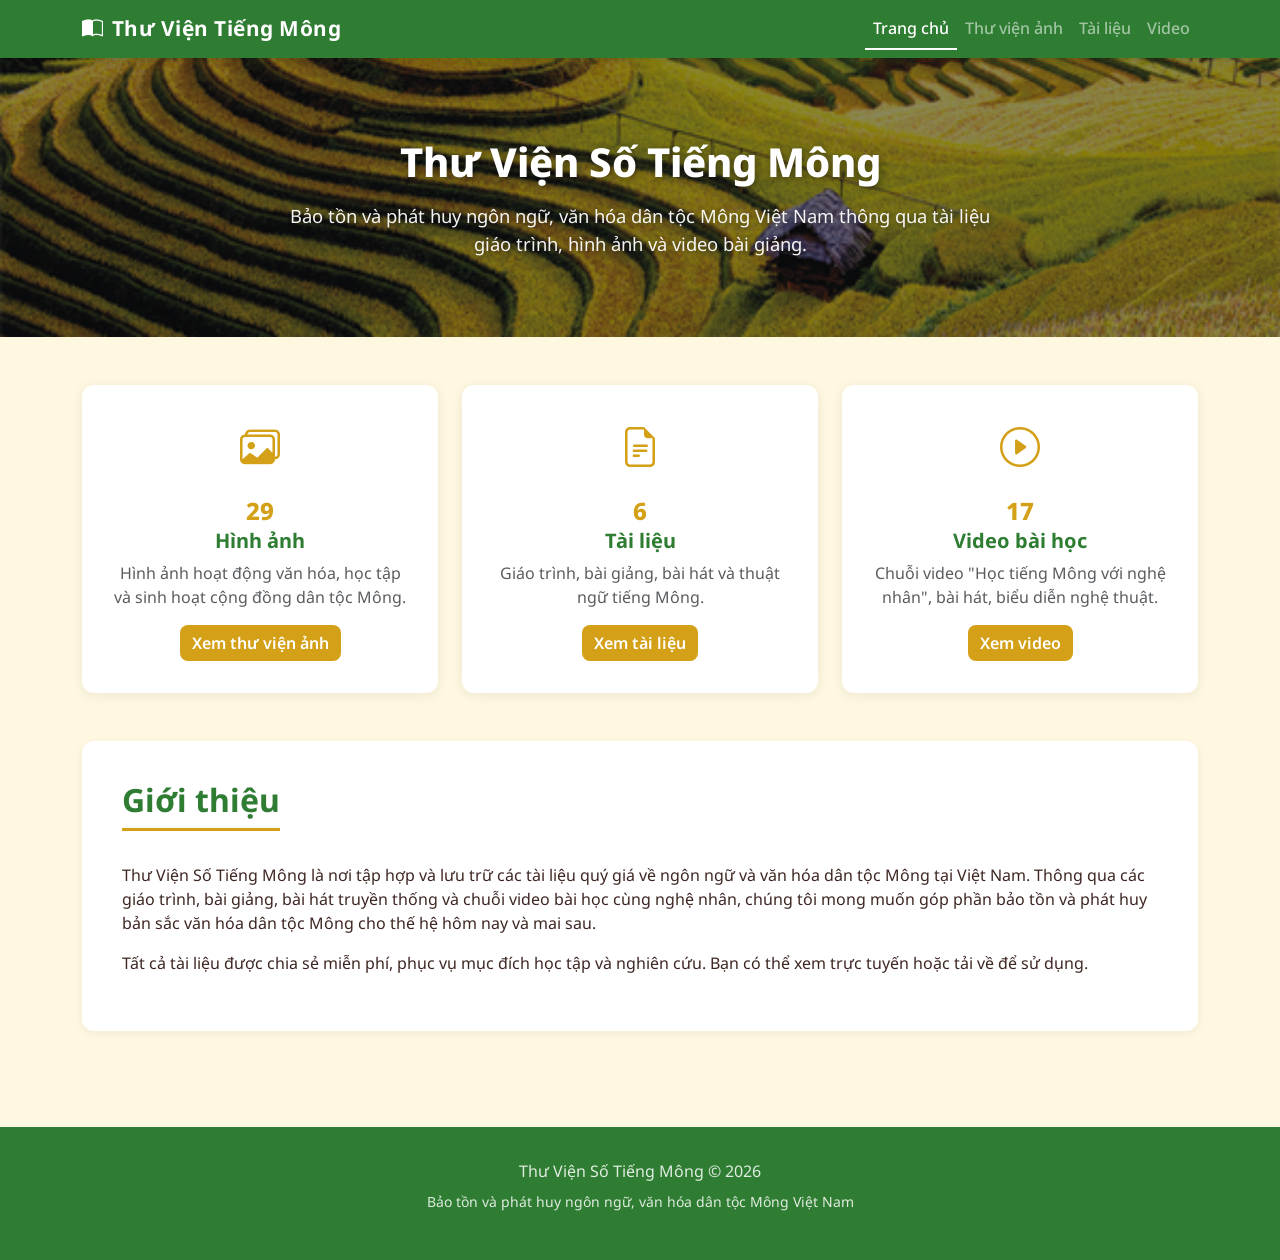
<file: index.html>
<!DOCTYPE html>
<html lang="vi">
<head>
  <meta charset="UTF-8">
  <meta name="viewport" content="width=device-width, initial-scale=1.0">
  <title>Thư Viện Tiếng Mông</title>
  <meta name="description" content="Thư viện số về tiếng Mông - Tài liệu, hình ảnh, video bảo tồn ngôn ngữ và văn hóa dân tộc Mông Việt Nam">
  <link href="https://cdn.jsdelivr.net/npm/bootstrap@5.3.3/dist/css/bootstrap.min.css" rel="stylesheet">
  <link href="https://cdn.jsdelivr.net/npm/bootstrap-icons@1.11.3/font/bootstrap-icons.min.css" rel="stylesheet">
  <link href="https://fonts.googleapis.com/css2?family=Noto+Sans:wght@400;500;600;700;800&display=swap" rel="stylesheet">
  <link href="css/style.css" rel="stylesheet">
</head>
<body>

  <!-- Navbar -->
  <nav class="navbar navbar-expand-lg navbar-dark navbar-hmong sticky-top">
    <div class="container">
      <a class="navbar-brand" href="index.html">
        <i class="bi bi-book-half me-2"></i>Thư Viện Tiếng Mông
      </a>
      <button class="navbar-toggler" type="button" data-bs-toggle="collapse" data-bs-target="#navbarNav">
        <span class="navbar-toggler-icon"></span>
      </button>
      <div class="collapse navbar-collapse" id="navbarNav">
        <ul class="navbar-nav ms-auto">
          <li class="nav-item">
            <a class="nav-link active" href="index.html">Trang chủ</a>
          </li>
          <li class="nav-item">
            <a class="nav-link" href="thu-vien.html">Thư viện ảnh</a>
          </li>
          <li class="nav-item">
            <a class="nav-link" href="tai-lieu.html">Tài liệu</a>
          </li>
          <li class="nav-item">
            <a class="nav-link" href="video.html">Video</a>
          </li>
        </ul>
      </div>
    </div>
  </nav>

  <!-- Hero Section -->
  <section class="hero-section">
    <div class="container">
      <h1>Thư Viện Số Tiếng Mông</h1>
      <p>Bảo tồn và phát huy ngôn ngữ, văn hóa dân tộc Mông Việt Nam thông qua tài liệu giáo trình, hình ảnh và video bài giảng.</p>
    </div>
  </section>

  <!-- Overview Cards -->
  <section class="py-5">
    <div class="container">
      <div class="row g-4">
        <!-- Card: Thư viện ảnh -->
        <div class="col-md-4">
          <div class="card overview-card h-100">
            <div class="card-body">
              <div class="card-icon"><i class="bi bi-images"></i></div>
              <div class="card-count">29</div>
              <h5 class="card-title">Hình ảnh</h5>
              <p class="text-muted">Hình ảnh hoạt động văn hóa, học tập và sinh hoạt cộng đồng dân tộc Mông.</p>
              <a href="thu-vien.html" class="btn btn-accent">Xem thư viện ảnh</a>
            </div>
          </div>
        </div>
        <!-- Card: Tài liệu -->
        <div class="col-md-4">
          <div class="card overview-card h-100">
            <div class="card-body">
              <div class="card-icon"><i class="bi bi-file-earmark-text"></i></div>
              <div class="card-count">6</div>
              <h5 class="card-title">Tài liệu</h5>
              <p class="text-muted">Giáo trình, bài giảng, bài hát và thuật ngữ tiếng Mông.</p>
              <a href="tai-lieu.html" class="btn btn-accent">Xem tài liệu</a>
            </div>
          </div>
        </div>
        <!-- Card: Video -->
        <div class="col-md-4">
          <div class="card overview-card h-100">
            <div class="card-body">
              <div class="card-icon"><i class="bi bi-play-circle"></i></div>
              <div class="card-count">17</div>
              <h5 class="card-title">Video bài học</h5>
              <p class="text-muted">Chuỗi video "Học tiếng Mông với nghệ nhân", bài hát, biểu diễn nghệ thuật.</p>
              <a href="video.html" class="btn btn-accent">Xem video</a>
            </div>
          </div>
        </div>
      </div>
    </div>
  </section>

  <!-- About Section -->
  <section class="pb-5">
    <div class="container">
      <div class="about-section">
        <h2 class="section-title">Giới thiệu</h2>
        <p>Thư Viện Số Tiếng Mông là nơi tập hợp và lưu trữ các tài liệu quý giá về ngôn ngữ và văn hóa dân tộc Mông tại Việt Nam. Thông qua các giáo trình, bài giảng, bài hát truyền thống và chuỗi video bài học cùng nghệ nhân, chúng tôi mong muốn góp phần bảo tồn và phát huy bản sắc văn hóa dân tộc Mông cho thế hệ hôm nay và mai sau.</p>
        <p>Tất cả tài liệu được chia sẻ miễn phí, phục vụ mục đích học tập và nghiên cứu. Bạn có thể xem trực tuyến hoặc tải về để sử dụng.</p>
      </div>
    </div>
  </section>

  <!-- Footer -->
  <footer class="footer-hmong">
    <div class="container text-center">
      <p class="mb-2">Thư Viện Số Tiếng Mông &copy; 2026</p>
      <p class="small">Bảo tồn và phát huy ngôn ngữ, văn hóa dân tộc Mông Việt Nam</p>
    </div>
  </footer>

  <script src="https://cdn.jsdelivr.net/npm/bootstrap@5.3.3/dist/js/bootstrap.bundle.min.js"></script>
</body>
</html>
</file>
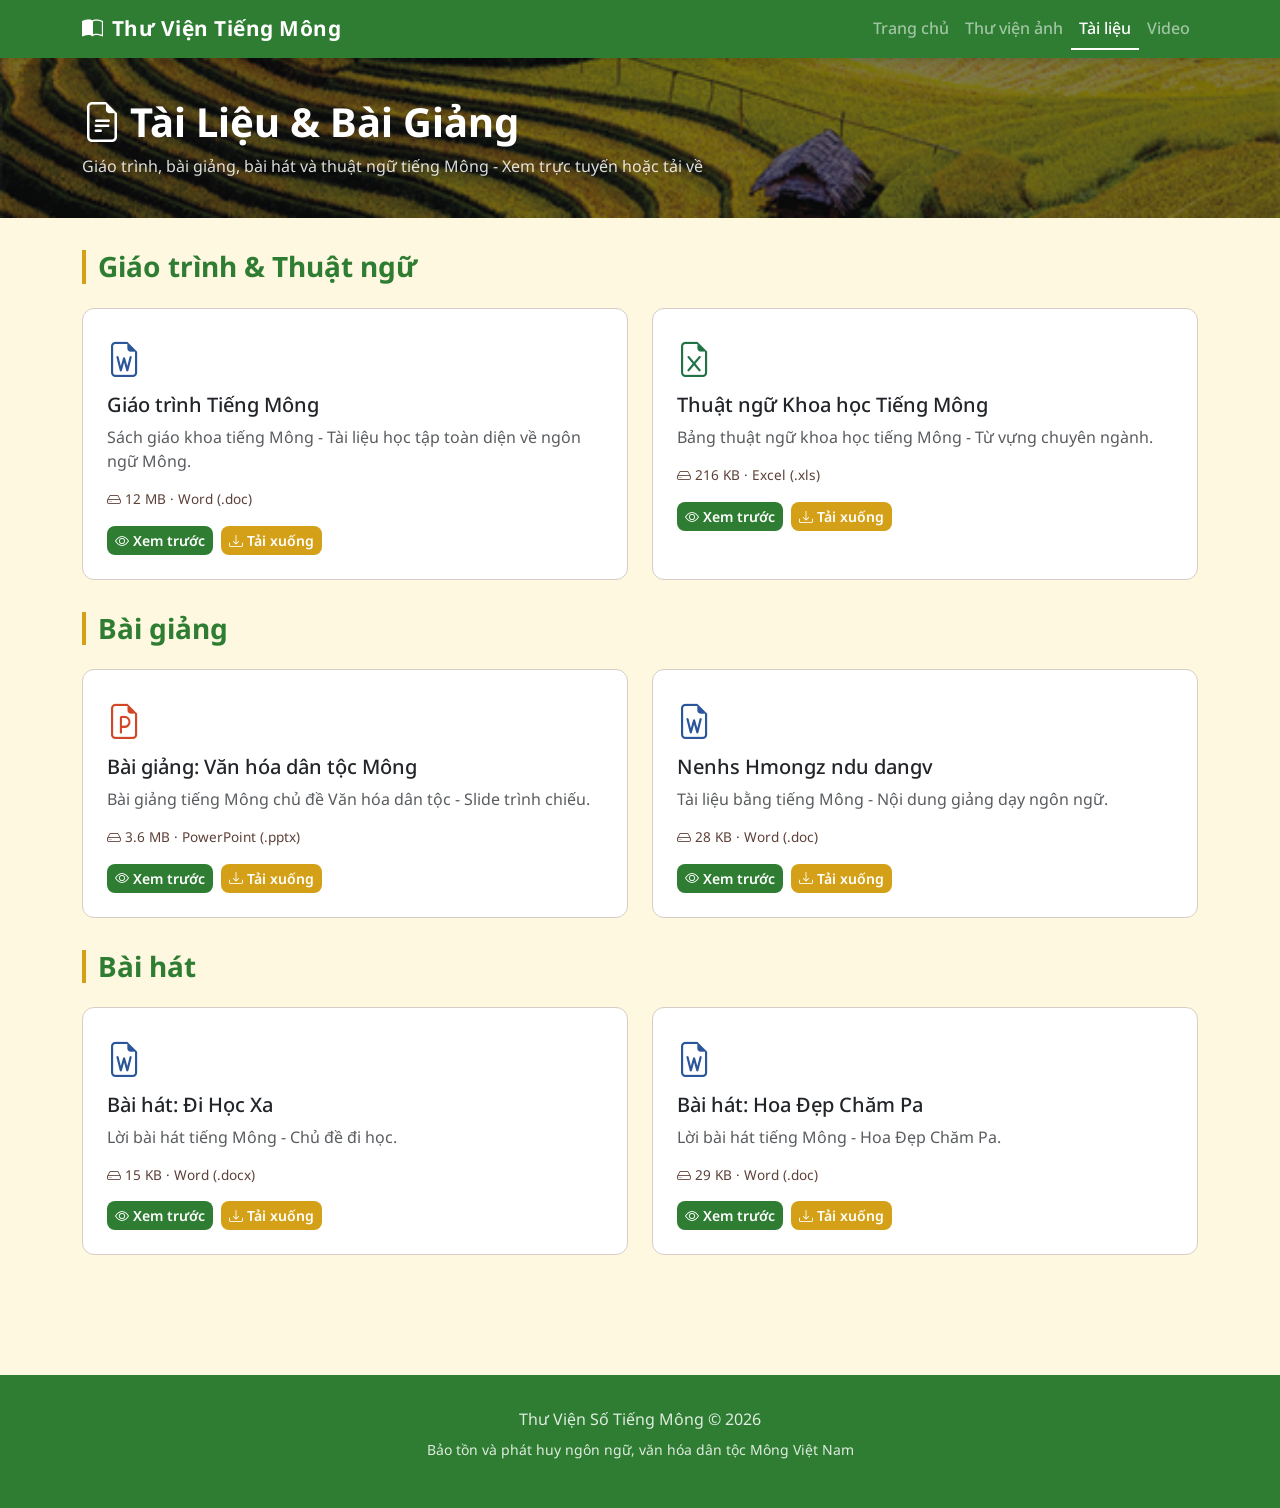
<file: tai-lieu.html>
<!DOCTYPE html>
<html lang="vi">
<head>
  <meta charset="UTF-8">
  <meta name="viewport" content="width=device-width, initial-scale=1.0">
  <title>Tài liệu - Thư Viện Tiếng Mông</title>
  <link href="https://cdn.jsdelivr.net/npm/bootstrap@5.3.3/dist/css/bootstrap.min.css" rel="stylesheet">
  <link href="https://cdn.jsdelivr.net/npm/bootstrap-icons@1.11.3/font/bootstrap-icons.min.css" rel="stylesheet">
  <link href="https://fonts.googleapis.com/css2?family=Noto+Sans:wght@400;500;600;700;800&display=swap" rel="stylesheet">
  <link href="css/style.css" rel="stylesheet">
</head>
<body>

  <!-- Navbar -->
  <nav class="navbar navbar-expand-lg navbar-dark navbar-hmong sticky-top">
    <div class="container">
      <a class="navbar-brand" href="index.html">
        <i class="bi bi-book-half me-2"></i>Thư Viện Tiếng Mông
      </a>
      <button class="navbar-toggler" type="button" data-bs-toggle="collapse" data-bs-target="#navbarNav">
        <span class="navbar-toggler-icon"></span>
      </button>
      <div class="collapse navbar-collapse" id="navbarNav">
        <ul class="navbar-nav ms-auto">
          <li class="nav-item">
            <a class="nav-link" href="index.html">Trang chủ</a>
          </li>
          <li class="nav-item">
            <a class="nav-link" href="thu-vien.html">Thư viện ảnh</a>
          </li>
          <li class="nav-item">
            <a class="nav-link active" href="tai-lieu.html">Tài liệu</a>
          </li>
          <li class="nav-item">
            <a class="nav-link" href="video.html">Video</a>
          </li>
        </ul>
      </div>
    </div>
  </nav>

  <!-- Page Header -->
  <section class="page-header">
    <div class="container">
      <h1><i class="bi bi-file-earmark-text me-2"></i>Tài Liệu & Bài Giảng</h1>
      <p>Giáo trình, bài giảng, bài hát và thuật ngữ tiếng Mông - Xem trực tuyến hoặc tải về</p>
    </div>
  </section>

  <!-- Lưu ý: Thay SITE_NAME bằng tên site Netlify của bạn để nút "Xem trước" hoạt động -->
  <!-- Ví dụ: thu-vien-tieng-mong.netlify.app -->

  <!-- Documents -->
  <section class="pb-5">
    <div class="container">


      <!-- Giáo trình -->
      <h3 class="video-category-title">Giáo trình & Thuật ngữ</h3>
      <div class="row g-4 mb-4">
        <!-- Giáo trình Tiếng Mông -->
        <div class="col-md-6">
          <div class="card doc-card h-100">
            <div class="card-body">
              <div class="doc-icon word"><i class="bi bi-file-earmark-word"></i></div>
              <h5 class="card-title">Giáo trình Tiếng Mông</h5>
              <p class="text-muted">Sách giáo khoa tiếng Mông - Tài liệu học tập toàn diện về ngôn ngữ Mông.</p>
              <p class="doc-size"><i class="bi bi-hdd me-1"></i>12 MB &middot; Word (.doc)</p>
              <div class="d-flex gap-2 flex-wrap">
                <a href="https://docs.google.com/gview?url=https://hmong.netlify.app/docs/GI%C3%81O%20TR%C3%8CNH%20TI%E1%BA%BENG%20M%C3%94NG.doc&embedded=true" class="btn btn-primary-hmong btn-sm" target="_blank">
                  <i class="bi bi-eye me-1"></i>Xem trước
                </a>
                <a href="docs/GI%C3%81O%20TR%C3%8CNH%20TI%E1%BA%BENG%20M%C3%94NG.doc" class="btn btn-accent btn-sm" download>
                  <i class="bi bi-download me-1"></i>Tải xuống
                </a>
              </div>
            </div>
          </div>
        </div>
        <!-- Thuật ngữ -->
        <div class="col-md-6">
          <div class="card doc-card h-100">
            <div class="card-body">
              <div class="doc-icon excel"><i class="bi bi-file-earmark-excel"></i></div>
              <h5 class="card-title">Thuật ngữ Khoa học Tiếng Mông</h5>
              <p class="text-muted">Bảng thuật ngữ khoa học tiếng Mông - Từ vựng chuyên ngành.</p>
              <p class="doc-size"><i class="bi bi-hdd me-1"></i>216 KB &middot; Excel (.xls)</p>
              <div class="d-flex gap-2 flex-wrap">
                <a href="https://view.officeapps.live.com/op/view.aspx?src=https://hmong.netlify.app/docs/THUAT%20NGU%20KH%20TMONG.xls" class="btn btn-primary-hmong btn-sm" target="_blank">
                  <i class="bi bi-eye me-1"></i>Xem trước
                </a>
                <a href="docs/THUAT%20NGU%20KH%20TMONG.xls" class="btn btn-accent btn-sm" download>
                  <i class="bi bi-download me-1"></i>Tải xuống
                </a>
              </div>
            </div>
          </div>
        </div>
      </div>

      <!-- Bài giảng -->
      <h3 class="video-category-title">Bài giảng</h3>
      <div class="row g-4 mb-4">
        <!-- Bài giảng Văn hóa dân tộc -->
        <div class="col-md-6">
          <div class="card doc-card h-100">
            <div class="card-body">
              <div class="doc-icon ppt"><i class="bi bi-file-earmark-ppt"></i></div>
              <h5 class="card-title">Bài giảng: Văn hóa dân tộc Mông</h5>
              <p class="text-muted">Bài giảng tiếng Mông chủ đề Văn hóa dân tộc - Slide trình chiếu.</p>
              <p class="doc-size"><i class="bi bi-hdd me-1"></i>3.6 MB &middot; PowerPoint (.pptx)</p>
              <div class="d-flex gap-2 flex-wrap">
                <a href="https://docs.google.com/gview?url=https://hmong.netlify.app/docs/B%C3%A0i%20gi%E1%BA%A3ng%20TM%20Ch%E1%BB%A7%20%C4%91%E1%BB%81%20V%C4%83n%20h%C3%B3a%20d%C3%A2n%20t%E1%BB%99c.pptx&embedded=true" class="btn btn-primary-hmong btn-sm" target="_blank">
                  <i class="bi bi-eye me-1"></i>Xem trước
                </a>
                <a href="docs/B%C3%A0i%20gi%E1%BA%A3ng%20TM%20Ch%E1%BB%A7%20%C4%91%E1%BB%81%20V%C4%83n%20h%C3%B3a%20d%C3%A2n%20t%E1%BB%99c.pptx" class="btn btn-accent btn-sm" download>
                  <i class="bi bi-download me-1"></i>Tải xuống
                </a>
              </div>
            </div>
          </div>
        </div>
        <!-- Nenhs Hmongz -->
        <div class="col-md-6">
          <div class="card doc-card h-100">
            <div class="card-body">
              <div class="doc-icon word"><i class="bi bi-file-earmark-word"></i></div>
              <h5 class="card-title">Nenhs Hmongz ndu dangv</h5>
              <p class="text-muted">Tài liệu bằng tiếng Mông - Nội dung giảng dạy ngôn ngữ.</p>
              <p class="doc-size"><i class="bi bi-hdd me-1"></i>28 KB &middot; Word (.doc)</p>
              <div class="d-flex gap-2 flex-wrap">
                <a href="https://docs.google.com/gview?url=https://hmong.netlify.app/docs/Nenhs%20Hmongz%20ndu%20dangv.doc&embedded=true" class="btn btn-primary-hmong btn-sm" target="_blank">
                  <i class="bi bi-eye me-1"></i>Xem trước
                </a>
                <a href="docs/Nenhs%20Hmongz%20ndu%20dangv.doc" class="btn btn-accent btn-sm" download>
                  <i class="bi bi-download me-1"></i>Tải xuống
                </a>
              </div>
            </div>
          </div>
        </div>
      </div>

      <!-- Bài hát -->
      <h3 class="video-category-title">Bài hát</h3>
      <div class="row g-4 mb-4">
        <!-- Bài hát Đi Học Xai -->
        <div class="col-md-6">
          <div class="card doc-card h-100">
            <div class="card-body">
              <div class="doc-icon word"><i class="bi bi-file-earmark-word"></i></div>
              <h5 class="card-title">Bài hát: Đi Học Xa</h5>
              <p class="text-muted">Lời bài hát tiếng Mông - Chủ đề đi học.</p>
              <p class="doc-size"><i class="bi bi-hdd me-1"></i>15 KB &middot; Word (.docx)</p>
              <div class="d-flex gap-2 flex-wrap">
                <a href="https://docs.google.com/gview?url=https://hmong.netlify.app/docs/B%C3%80I%20H%C3%81T%20%C4%90I%20H%E1%BB%8CC%20XA.docx&embedded=true" class="btn btn-primary-hmong btn-sm" target="_blank">
                  <i class="bi bi-eye me-1"></i>Xem trước
                </a>
                <a href="docs/B%C3%80I%20H%C3%81T%20%C4%90I%20H%E1%BB%8CC%20XAI.docx" class="btn btn-accent btn-sm" download>
                  <i class="bi bi-download me-1"></i>Tải xuống
                </a>
              </div>
            </div>
          </div>
        </div>
        <!-- Bài hát Hoa Đẹp Chăm Pa -->
        <div class="col-md-6">
          <div class="card doc-card h-100">
            <div class="card-body">
              <div class="doc-icon word"><i class="bi bi-file-earmark-word"></i></div>
              <h5 class="card-title">Bài hát: Hoa Đẹp Chăm Pa</h5>
              <p class="text-muted">Lời bài hát tiếng Mông - Hoa Đẹp Chăm Pa.</p>
              <p class="doc-size"><i class="bi bi-hdd me-1"></i>29 KB &middot; Word (.doc)</p>
              <div class="d-flex gap-2 flex-wrap">
                <a href="https://docs.google.com/gview?url=https://hmong.netlify.app/docs/B%C3%A0i%20h%C3%A1t%20Hoa%20dep%20cham%20pa.doc&embedded=true" class="btn btn-primary-hmong btn-sm" target="_blank">
                  <i class="bi bi-eye me-1"></i>Xem trước
                </a>
                <a href="docs/B%C3%A0i%20h%C3%A1t%20Hoa%20dep%20cham%20pa.doc" class="btn btn-accent btn-sm" download>
                  <i class="bi bi-download me-1"></i>Tải xuống
                </a>
              </div>
            </div>
          </div>
        </div>
      </div>

    </div>
  </section>

  <!-- Footer -->
  <footer class="footer-hmong">
    <div class="container text-center">
      <p class="mb-2">Thư Viện Số Tiếng Mông &copy; 2026</p>
      <p class="small">Bảo tồn và phát huy ngôn ngữ, văn hóa dân tộc Mông Việt Nam</p>
    </div>
  </footer>

  <script src="https://cdn.jsdelivr.net/npm/bootstrap@5.3.3/dist/js/bootstrap.bundle.min.js"></script>
</body>
</html>
</file>
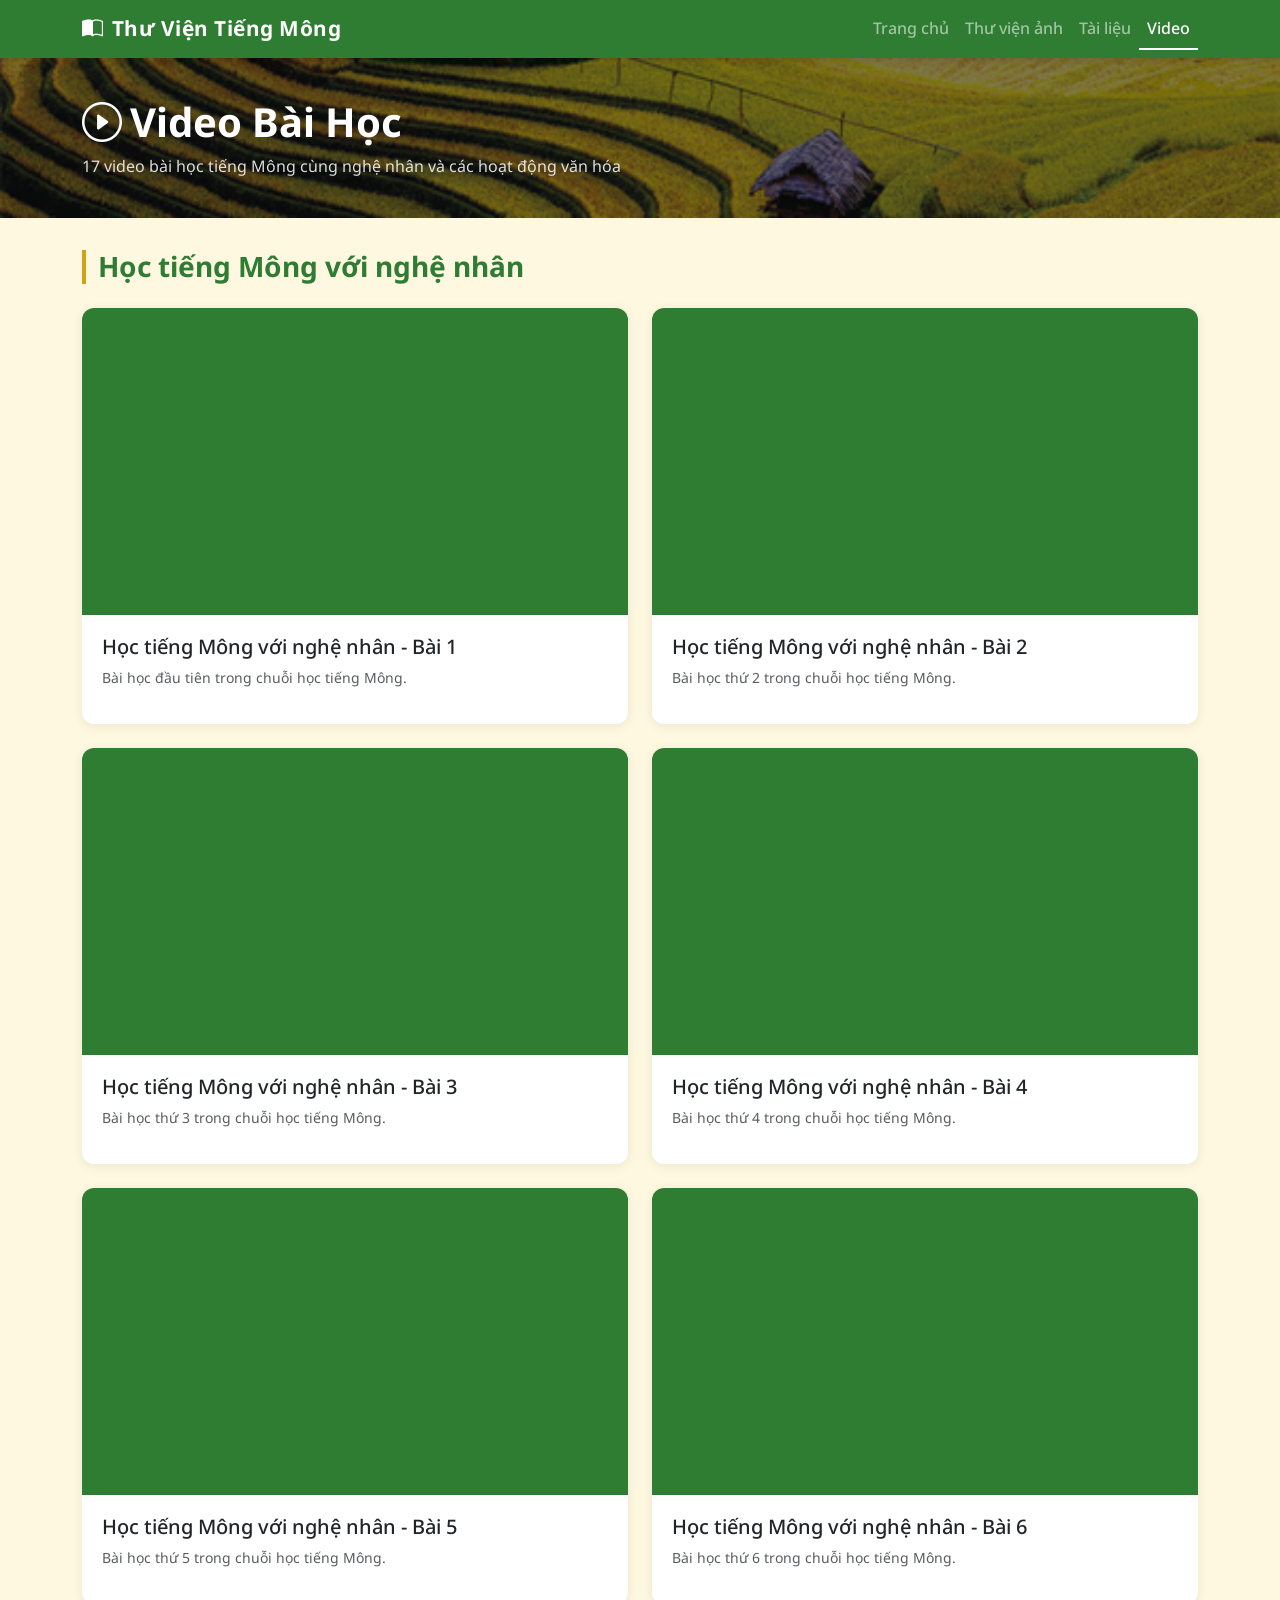
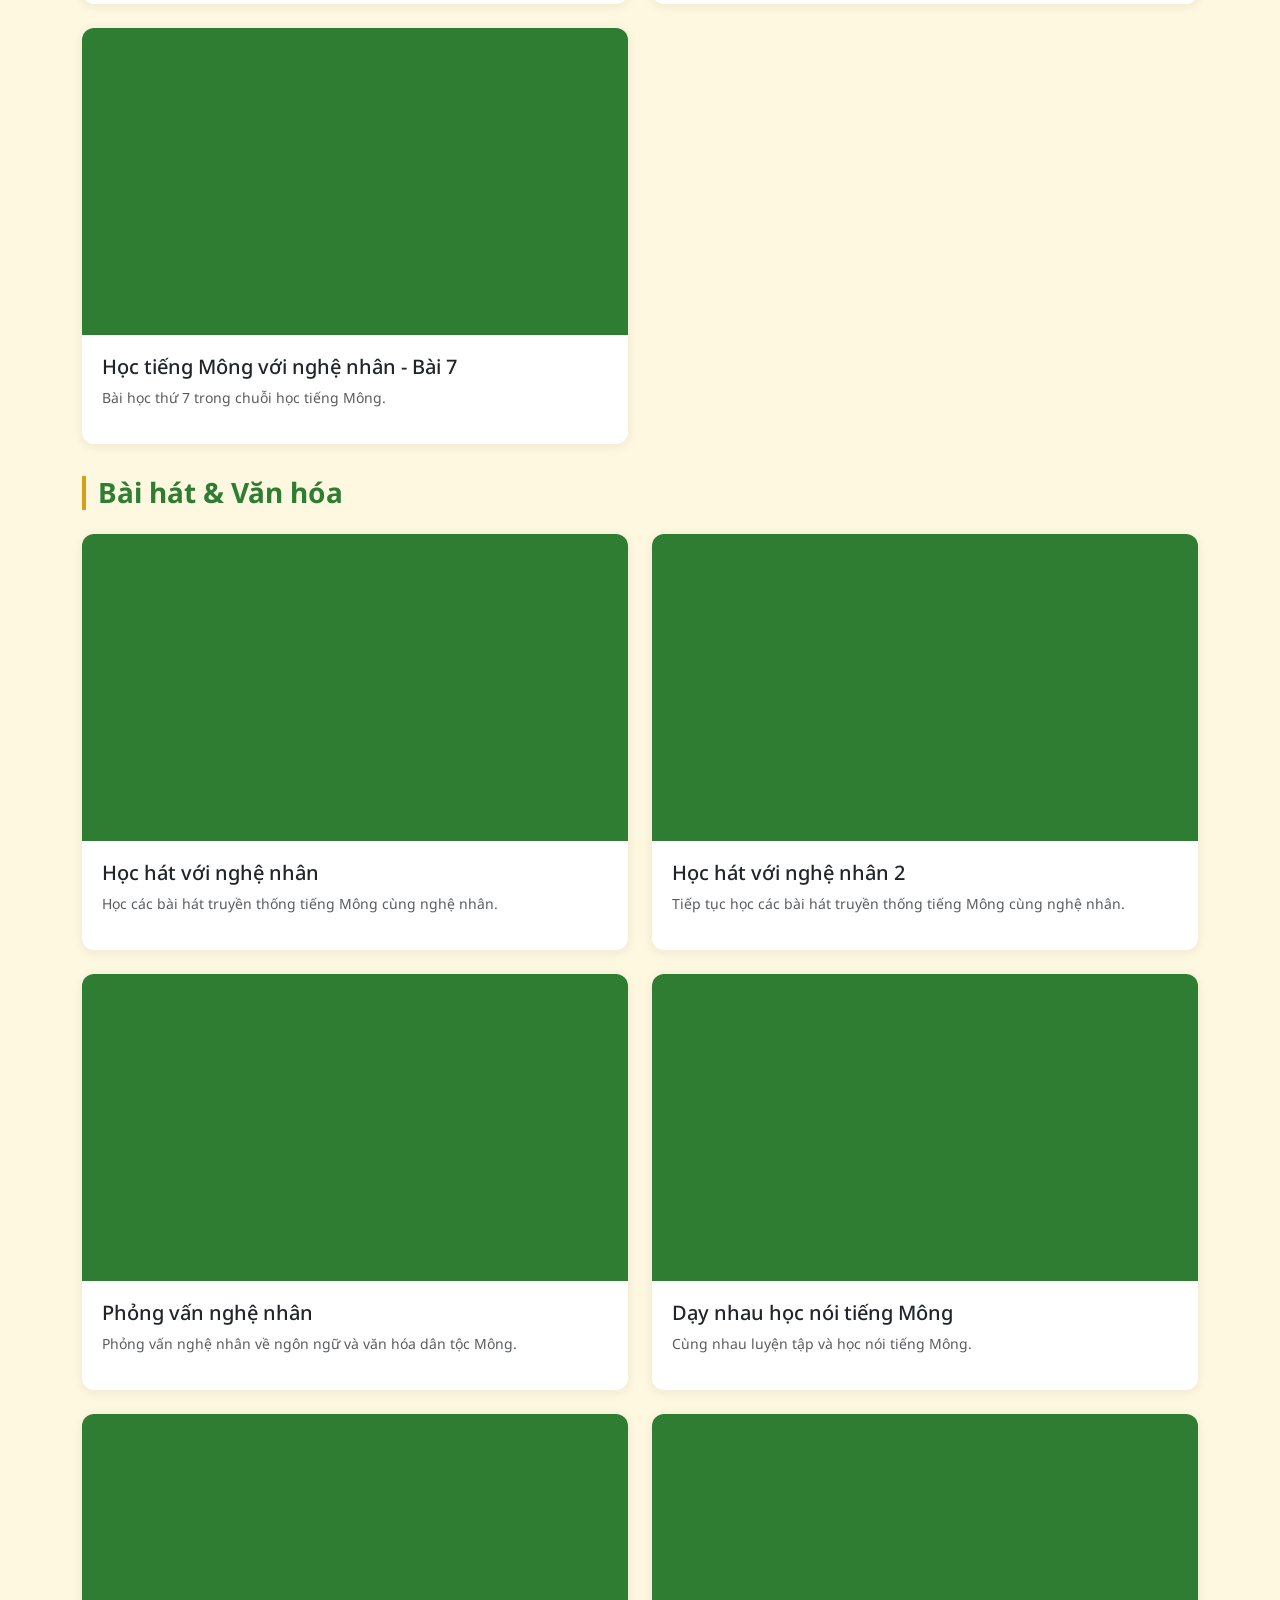
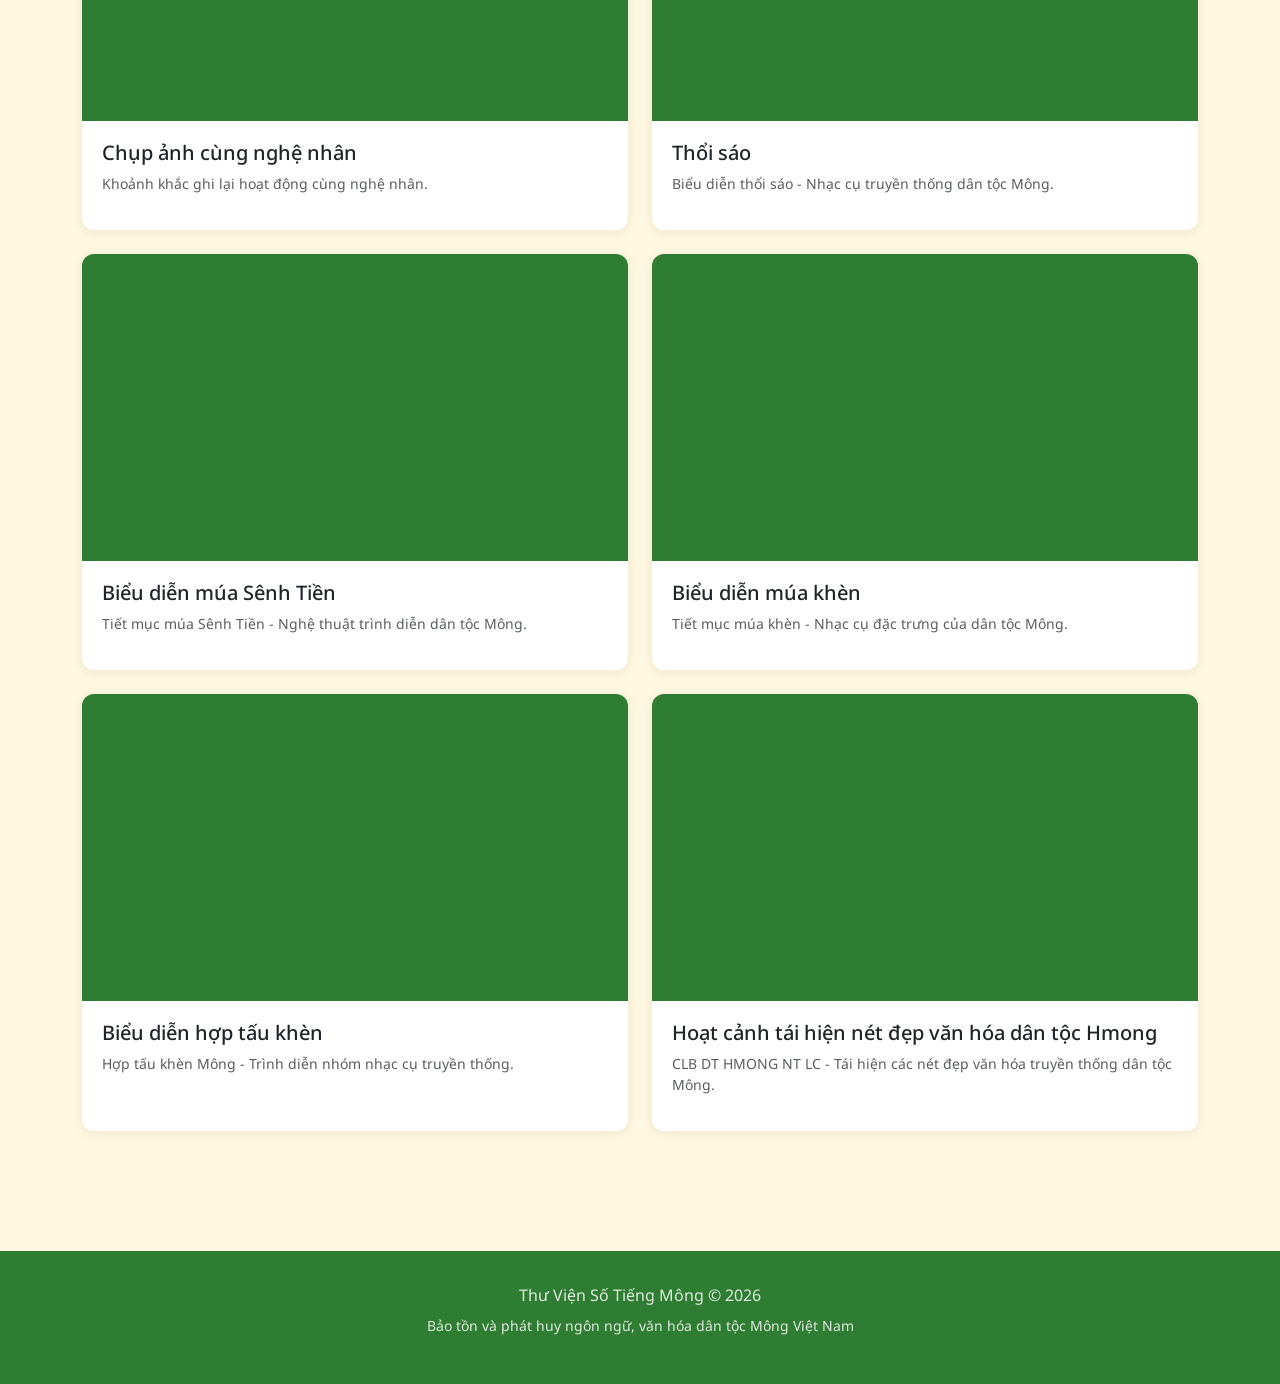
<file: video.html>
<!DOCTYPE html>
<html lang="vi">
<head>
  <meta charset="UTF-8">
  <meta name="viewport" content="width=device-width, initial-scale=1.0">
  <title>Video - Thư Viện Tiếng Mông</title>
  <link href="https://cdn.jsdelivr.net/npm/bootstrap@5.3.3/dist/css/bootstrap.min.css" rel="stylesheet">
  <link href="https://cdn.jsdelivr.net/npm/bootstrap-icons@1.11.3/font/bootstrap-icons.min.css" rel="stylesheet">
  <link href="https://fonts.googleapis.com/css2?family=Noto+Sans:wght@400;500;600;700;800&display=swap" rel="stylesheet">
  <link href="css/style.css" rel="stylesheet">
</head>
<body>

  <!-- Navbar -->
  <nav class="navbar navbar-expand-lg navbar-dark navbar-hmong sticky-top">
    <div class="container">
      <a class="navbar-brand" href="index.html">
        <i class="bi bi-book-half me-2"></i>Thư Viện Tiếng Mông
      </a>
      <button class="navbar-toggler" type="button" data-bs-toggle="collapse" data-bs-target="#navbarNav">
        <span class="navbar-toggler-icon"></span>
      </button>
      <div class="collapse navbar-collapse" id="navbarNav">
        <ul class="navbar-nav ms-auto">
          <li class="nav-item">
            <a class="nav-link" href="index.html">Trang chủ</a>
          </li>
          <li class="nav-item">
            <a class="nav-link" href="thu-vien.html">Thư viện ảnh</a>
          </li>
          <li class="nav-item">
            <a class="nav-link" href="tai-lieu.html">Tài liệu</a>
          </li>
          <li class="nav-item">
            <a class="nav-link active" href="video.html">Video</a>
          </li>
        </ul>
      </div>
    </div>
  </nav>

  <!-- Page Header -->
  <section class="page-header">
    <div class="container">
      <h1><i class="bi bi-play-circle me-2"></i>Video Bài Học</h1>
      <p>17 video bài học tiếng Mông cùng nghệ nhân và các hoạt động văn hóa</p>
    </div>
  </section>

  <!-- Videos -->
  <section class="pb-5">
    <div class="container">

      <!-- Series: Học tiếng Mông với nghệ nhân -->
      <h3 class="video-category-title">Học tiếng Mông với nghệ nhân</h3>
      <div class="row g-4 mb-4">

        <!-- Video: Giới thiệu -->
        <div class="col-lg-6">
          <div class="card video-card h-100">
            <div class="ratio ratio-16x9">
              <iframe src="https://www.youtube-nocookie.com/embed/dj8gAzkap7M"
                      title="Học tiếng Mông với nghệ nhân - Bài 1"
                      allowfullscreen loading="lazy"
                      style="background: #2e7d32;"></iframe>
            </div>
            <div class="card-body">
              <h5 class="card-title">Học tiếng Mông với nghệ nhân - Bài 1</h5>
              <p class="text-muted small">Bài học đầu tiên trong chuỗi học tiếng Mông.</p>
            </div>
          </div>
        </div>

        <!-- Video: Bài 1 -->
        <div class="col-lg-6">
          <div class="card video-card h-100">
            <div class="ratio ratio-16x9">
              <iframe src="https://www.youtube-nocookie.com/embed/AXsyTUsinwk"
                      title="Học tiếng Mông với nghệ nhân - Bài 2"
                      allowfullscreen loading="lazy"
                      style="background: #2e7d32;"></iframe>
            </div>
            <div class="card-body">
              <h5 class="card-title">Học tiếng Mông với nghệ nhân - Bài 2</h5>
              <p class="text-muted small">Bài học thứ 2 trong chuỗi học tiếng Mông.</p>
            </div>
          </div>
        </div>

        <!-- Video: Bài 2 -->
        <div class="col-lg-6">
          <div class="card video-card h-100">
            <div class="ratio ratio-16x9">
              <iframe src="https://www.youtube-nocookie.com/embed/V2HI7uILQqE"
                      title="Học tiếng Mông với nghệ nhân - Bài 2"
                      allowfullscreen loading="lazy"
                      style="background: #2e7d32;"></iframe>
            </div>
            <div class="card-body">
              <h5 class="card-title">Học tiếng Mông với nghệ nhân - Bài 3</h5>
              <p class="text-muted small">Bài học thứ 3 trong chuỗi học tiếng Mông.</p>
            </div>
          </div>
        </div>

        <!-- Video: Bài 3 -->
        <div class="col-lg-6">
          <div class="card video-card h-100">
            <div class="ratio ratio-16x9">
              <iframe src="https://www.youtube-nocookie.com/embed/OrWm08aO6MQ"
                      title="Học tiếng Mông với nghệ nhân - Bài 3"
                      allowfullscreen loading="lazy"
                      style="background: #2e7d32;"></iframe>
            </div>
            <div class="card-body">
              <h5 class="card-title">Học tiếng Mông với nghệ nhân - Bài 4</h5>
              <p class="text-muted small">Bài học thứ 4 trong chuỗi học tiếng Mông.</p>
            </div>
          </div>
        </div>

        <!-- Video: Bài 5 -->
        <div class="col-lg-6">
          <div class="card video-card h-100">
            <div class="ratio ratio-16x9">
              <iframe src="https://www.youtube-nocookie.com/embed/HcjbwPJ-2ho"
                      title="Học tiếng Mông với nghệ nhân - Bài 5"
                      allowfullscreen loading="lazy"
                      style="background: #2e7d32;"></iframe>
            </div>
            <div class="card-body">
              <h5 class="card-title">Học tiếng Mông với nghệ nhân - Bài 5</h5>
              <p class="text-muted small">Bài học thứ 5 trong chuỗi học tiếng Mông.</p>
            </div>
          </div>
        </div>

        <!-- Video: Bài 6 -->
        <div class="col-lg-6">
          <div class="card video-card h-100">
            <div class="ratio ratio-16x9">
              <iframe src="https://www.youtube-nocookie.com/embed/V4mBG-ogjco"
                      title="Học tiếng Mông với nghệ nhân - Bài 6"
                      allowfullscreen loading="lazy"
                      style="background: #2e7d32;"></iframe>
            </div>
            <div class="card-body">
              <h5 class="card-title">Học tiếng Mông với nghệ nhân - Bài 6</h5>
              <p class="text-muted small">Bài học thứ 6 trong chuỗi học tiếng Mông.</p>
            </div>
          </div>
        </div>

        <!-- Video: Bài 7 -->
        <div class="col-lg-6">
          <div class="card video-card h-100">
            <div class="ratio ratio-16x9">
              <iframe src="https://www.youtube-nocookie.com/embed/ueQ4Ud8nCho"
                      title="Học tiếng Mông với nghệ nhân - Bài 7"
                      allowfullscreen loading="lazy"
                      style="background: #2e7d32;"></iframe>
            </div>
            <div class="card-body">
              <h5 class="card-title">Học tiếng Mông với nghệ nhân - Bài 7</h5>
              <p class="text-muted small">Bài học thứ 7 trong chuỗi học tiếng Mông.</p>
            </div>
          </div>
        </div>

      </div>

      <!-- Nhóm: Bài hát & Văn hóa -->
      <h3 class="video-category-title">Bài hát & Văn hóa</h3>
      <div class="row g-4 mb-4">

        <!-- Video: Học hát với nghệ nhân -->
        <div class="col-lg-6">
          <div class="card video-card h-100">
            <div class="ratio ratio-16x9">
              <iframe src="https://www.youtube-nocookie.com/embed/fm0tEP4MGwA"
                      title="Học hát với nghệ nhân"
                      allowfullscreen loading="lazy"
                      style="background: #2e7d32;"></iframe>
            </div>
            <div class="card-body">
              <h5 class="card-title">Học hát với nghệ nhân</h5>
              <p class="text-muted small">Học các bài hát truyền thống tiếng Mông cùng nghệ nhân.</p>
            </div>
          </div>
        </div>

        <!-- Video: Học hát với nghệ nhân 2 -->
        <div class="col-lg-6">
          <div class="card video-card h-100">
            <div class="ratio ratio-16x9">
              <iframe src="https://www.youtube-nocookie.com/embed/nYHL9VOUSEE"
                      title="Học hát với nghệ nhân 2"
                      allowfullscreen loading="lazy"
                      style="background: #2e7d32;"></iframe>
            </div>
            <div class="card-body">
              <h5 class="card-title">Học hát với nghệ nhân 2</h5>
              <p class="text-muted small">Tiếp tục học các bài hát truyền thống tiếng Mông cùng nghệ nhân.</p>
            </div>
          </div>
        </div>

        <!-- Video: Phỏng vấn nghệ nhân -->
        <div class="col-lg-6">
          <div class="card video-card h-100">
            <div class="ratio ratio-16x9">
              <iframe src="https://www.youtube-nocookie.com/embed/63hYYJAVLMI"
                      title="Phỏng vấn nghệ nhân"
                      allowfullscreen loading="lazy"
                      style="background: #2e7d32;"></iframe>
            </div>
            <div class="card-body">
              <h5 class="card-title">Phỏng vấn nghệ nhân</h5>
              <p class="text-muted small">Phỏng vấn nghệ nhân về ngôn ngữ và văn hóa dân tộc Mông.</p>
            </div>
          </div>
        </div>

        <!-- Video: Dạy nhau học nói tiếng Mông -->
        <div class="col-lg-6">
          <div class="card video-card h-100">
            <div class="ratio ratio-16x9">
              <iframe src="https://www.youtube-nocookie.com/embed/XlrYTZqjp3I"
                      title="Dạy nhau học nói tiếng Mông"
                      allowfullscreen loading="lazy"
                      style="background: #2e7d32;"></iframe>
            </div>
            <div class="card-body">
              <h5 class="card-title">Dạy nhau học nói tiếng Mông</h5>
              <p class="text-muted small">Cùng nhau luyện tập và học nói tiếng Mông.</p>
            </div>
          </div>
        </div>

        <!-- Video: Chụp ảnh cùng nghệ nhân -->
        <div class="col-lg-6">
          <div class="card video-card h-100">
            <div class="ratio ratio-16x9">
              <iframe src="https://www.youtube-nocookie.com/embed/Lm-vyysHkiI"
                      title="Chụp ảnh cùng nghệ nhân"
                      allowfullscreen loading="lazy"
                      style="background: #2e7d32;"></iframe>
            </div>
            <div class="card-body">
              <h5 class="card-title">Chụp ảnh cùng nghệ nhân</h5>
              <p class="text-muted small">Khoảnh khắc ghi lại hoạt động cùng nghệ nhân.</p>
            </div>
          </div>
        </div>

        <!-- Video: Thổi sáo -->
        <div class="col-lg-6">
          <div class="card video-card h-100">
            <div class="ratio ratio-16x9">
              <iframe src="https://www.youtube-nocookie.com/embed/vRAR-frAH4k"
                      title="Thổi sáo"
                      allowfullscreen loading="lazy"
                      style="background: #2e7d32;"></iframe>
            </div>
            <div class="card-body">
              <h5 class="card-title">Thổi sáo</h5>
              <p class="text-muted small">Biểu diễn thổi sáo - Nhạc cụ truyền thống dân tộc Mông.</p>
            </div>
          </div>
        </div>

        <!-- Video: Biểu diễn múa Sênh Tiền -->
        <div class="col-lg-6">
          <div class="card video-card h-100">
            <div class="ratio ratio-16x9">
              <iframe src="https://www.youtube-nocookie.com/embed/cJQNbn7rq-c"
                      title="Biểu diễn múa Sênh Tiền"
                      allowfullscreen loading="lazy"
                      style="background: #2e7d32;"></iframe>
            </div>
            <div class="card-body">
              <h5 class="card-title">Biểu diễn múa Sênh Tiền</h5>
              <p class="text-muted small">Tiết mục múa Sênh Tiền - Nghệ thuật trình diễn dân tộc Mông.</p>
            </div>
          </div>
        </div>

        <!-- Video: Biểu diễn múa khèn -->
        <div class="col-lg-6">
          <div class="card video-card h-100">
            <div class="ratio ratio-16x9">
              <iframe src="https://www.youtube-nocookie.com/embed/KWOvG7nQYIs"
                      title="Biểu diễn múa khèn"
                      allowfullscreen loading="lazy"
                      style="background: #2e7d32;"></iframe>
            </div>
            <div class="card-body">
              <h5 class="card-title">Biểu diễn múa khèn</h5>
              <p class="text-muted small">Tiết mục múa khèn - Nhạc cụ đặc trưng của dân tộc Mông.</p>
            </div>
          </div>
        </div>

        <!-- Video: Biểu diễn hợp tấu khèn -->
        <div class="col-lg-6">
          <div class="card video-card h-100">
            <div class="ratio ratio-16x9">
              <iframe src="https://www.youtube-nocookie.com/embed/WK2nVN5Mv3A"
                      title="Biểu diễn hợp tấu khèn"
                      allowfullscreen loading="lazy"
                      style="background: #2e7d32;"></iframe>
            </div>
            <div class="card-body">
              <h5 class="card-title">Biểu diễn hợp tấu khèn</h5>
              <p class="text-muted small">Hợp tấu khèn Mông - Trình diễn nhóm nhạc cụ truyền thống.</p>
            </div>
          </div>
        </div>

        <!-- Video: Hoạt cảnh văn hóa dân tộc Hmong -->
        <div class="col-lg-6">
          <div class="card video-card h-100">
            <div class="ratio ratio-16x9">
              <iframe src="https://www.youtube-nocookie.com/embed/3enCcRjijJc"
                      title="Hoạt cảnh tái hiện các nét đẹp văn hóa dân tộc Hmong"
                      allowfullscreen loading="lazy"
                      style="background: #2e7d32;"></iframe>
            </div>
            <div class="card-body">
              <h5 class="card-title">Hoạt cảnh tái hiện nét đẹp văn hóa dân tộc Hmong</h5>
              <p class="text-muted small">CLB DT HMONG NT LC - Tái hiện các nét đẹp văn hóa truyền thống dân tộc Mông.</p>
            </div>
          </div>
        </div>

      </div>

    </div>
  </section>

  <!-- Footer -->
  <footer class="footer-hmong">
    <div class="container text-center">
      <p class="mb-2">Thư Viện Số Tiếng Mông &copy; 2026</p>
      <p class="small">Bảo tồn và phát huy ngôn ngữ, văn hóa dân tộc Mông Việt Nam</p>
    </div>
  </footer>

  <script src="https://cdn.jsdelivr.net/npm/bootstrap@5.3.3/dist/js/bootstrap.bundle.min.js"></script>
</body>
</html>
</file>
<file: css/style.css>
/* ============================================
   THƯ VIỆN TIẾNG MÔNG - Custom Styles
   ============================================ */

:root {
  --primary: #2e7d32;
  --primary-light: #43a047;
  --accent: #d4a017;
  --accent-light: #e8b830;
  --bg-cream: #fff8e1;
  --bg-light: #fffde7;
  --text-dark: #3e2723;
  --text-muted: #5d4037;
  --border-light: #d7ccc8;
}

body {
  font-family: "Noto Sans", sans-serif;
  background-color: var(--bg-cream);
  color: var(--text-dark);
}

/* --- Navbar --- */
.navbar-hmong {
  background-color: var(--primary);
  box-shadow: 0 2px 8px rgba(0, 0, 0, 0.15);
}

.navbar-hmong .navbar-brand {
  font-weight: 700;
  font-size: 1.3rem;
  letter-spacing: 0.5px;
}

.navbar-hmong .nav-link {
  font-weight: 500;
  padding: 0.5rem 1rem;
  transition: opacity 0.2s;
}

.navbar-hmong .nav-link:hover {
  opacity: 0.85;
}

.navbar-hmong .nav-link.active {
  border-bottom: 2px solid #fff;
}

/* --- Hero Section --- */
.hero-section {
  background: linear-gradient(rgba(0, 0, 0, 0.45), rgba(0, 0, 0, 0.45)),
              url('../img/background.png') center/cover no-repeat;
  color: #fff;
  padding: 5rem 0;
  text-align: center;
}

.hero-section h1 {
  font-weight: 800;
  font-size: 2.5rem;
  margin-bottom: 1rem;
  text-shadow: 2px 2px 8px rgba(0, 0, 0, 0.4);
}

.hero-section p {
  font-size: 1.15rem;
  opacity: 0.95;
  max-width: 700px;
  margin: 0 auto;
  text-shadow: 1px 1px 4px rgba(0, 0, 0, 0.3);
}

/* --- Section Titles --- */
.section-title {
  font-weight: 700;
  color: var(--primary);
  margin-bottom: 2rem;
  padding-bottom: 0.5rem;
  border-bottom: 3px solid var(--accent);
  display: inline-block;
}

/* --- Overview Cards (Homepage) --- */
.overview-card {
  border: none;
  border-radius: 12px;
  box-shadow: 0 2px 12px rgba(0, 0, 0, 0.08);
  transition: transform 0.2s, box-shadow 0.2s;
  background: #fff;
}

.overview-card:hover {
  transform: translateY(-4px);
  box-shadow: 0 6px 20px rgba(0, 0, 0, 0.12);
}

.overview-card .card-body {
  padding: 2rem;
  text-align: center;
}

.overview-card .card-icon {
  font-size: 2.5rem;
  color: var(--accent);
  margin-bottom: 1rem;
}

.overview-card .card-title {
  font-weight: 700;
  color: var(--primary);
}

.overview-card .card-count {
  font-size: 1.5rem;
  font-weight: 800;
  color: var(--accent);
}

/* --- Gallery Grid --- */
.gallery-grid {
  display: grid;
  grid-template-columns: repeat(3, 1fr);
  gap: 1rem;
}

.gallery-item {
  overflow: hidden;
  border-radius: 8px;
  cursor: pointer;
  aspect-ratio: 4/3;
  box-shadow: 0 2px 8px rgba(0, 0, 0, 0.1);
  transition: transform 0.2s, box-shadow 0.2s;
}

.gallery-item:hover {
  transform: scale(1.03);
  box-shadow: 0 4px 16px rgba(0, 0, 0, 0.18);
}

.gallery-item img {
  width: 100%;
  height: 100%;
  object-fit: cover;
}

/* Gallery Modal */
#galleryModal .modal-body {
  padding: 0;
  text-align: center;
  background: #000;
}

#galleryModal .modal-img {
  max-width: 100%;
  max-height: 80vh;
  object-fit: contain;
}

#galleryModal .modal-caption {
  padding: 0.75rem;
  color: #ccc;
  font-size: 0.9rem;
}

/* --- Document Cards --- */
.doc-card {
  border: 1px solid var(--border-light);
  border-radius: 12px;
  background: #fff;
  transition: box-shadow 0.2s;
}

.doc-card:hover {
  box-shadow: 0 4px 16px rgba(0, 0, 0, 0.1);
}

.doc-card .card-body {
  padding: 1.5rem;
}

.doc-icon {
  font-size: 2.2rem;
  margin-bottom: 0.5rem;
}

.doc-icon.word { color: #2b579a; }
.doc-icon.excel { color: #217346; }
.doc-icon.ppt { color: #d24726; }

.doc-size {
  font-size: 0.85rem;
  color: var(--text-muted);
}

/* --- Video Cards --- */
.video-card {
  border: none;
  border-radius: 12px;
  overflow: hidden;
  box-shadow: 0 2px 12px rgba(0, 0, 0, 0.08);
  background: #fff;
}

.video-card .card-body {
  padding: 1.25rem;
}

.video-category-title {
  font-weight: 700;
  color: var(--primary);
  margin-top: 2rem;
  margin-bottom: 1.5rem;
  padding-left: 0.75rem;
  border-left: 4px solid var(--accent);
}

/* --- Footer --- */
.footer-hmong {
  background-color: var(--primary);
  color: rgba(255, 255, 255, 0.85);
  padding: 2rem 0;
  margin-top: 3rem;
}

.footer-hmong a {
  color: rgba(255, 255, 255, 0.7);
  text-decoration: none;
}

.footer-hmong a:hover {
  color: #fff;
}

.qr-code-img {
  width: 120px;
  height: 120px;
  border: 3px solid #fff;
  border-radius: 8px;
}

/* --- About Section --- */
.about-section {
  background: #fff;
  border-radius: 12px;
  padding: 2.5rem;
  box-shadow: 0 2px 8px rgba(0, 0, 0, 0.06);
}

/* --- Buttons --- */
.btn-accent {
  background-color: var(--accent);
  color: #fff;
  border: none;
  border-radius: 8px;
  font-weight: 600;
}

.btn-accent:hover {
  background-color: var(--accent-light);
  color: #fff;
}

.btn-primary-hmong {
  background-color: var(--primary);
  color: #fff;
  border: none;
  border-radius: 8px;
  font-weight: 600;
}

.btn-primary-hmong:hover {
  background-color: var(--primary-light);
  color: #fff;
}

/* --- Page Header --- */
.page-header {
  background: linear-gradient(rgba(0, 0, 0, 0.5), rgba(0, 0, 0, 0.5)),
              url('../img/background.png') center/cover no-repeat;
  color: #fff;
  padding: 2.5rem 0;
  margin-bottom: 2rem;
}

.page-header h1 {
  font-weight: 700;
  margin-bottom: 0.5rem;
}

.page-header p {
  opacity: 0.85;
  margin-bottom: 0;
}

/* --- Responsive --- */
@media (max-width: 991.98px) {
  .hero-section h1 { font-size: 2rem; }
  .hero-section { padding: 3rem 0; }
}

@media (max-width: 767.98px) {
  .gallery-grid {
    grid-template-columns: repeat(2, 1fr);
    gap: 0.75rem;
  }
  .hero-section h1 { font-size: 1.6rem; }
  .hero-section { padding: 2rem 0; }
  .page-header { padding: 1.5rem 0; }
}

@media (max-width: 575.98px) {
  .gallery-grid {
    grid-template-columns: 1fr;
  }
}
</file>
